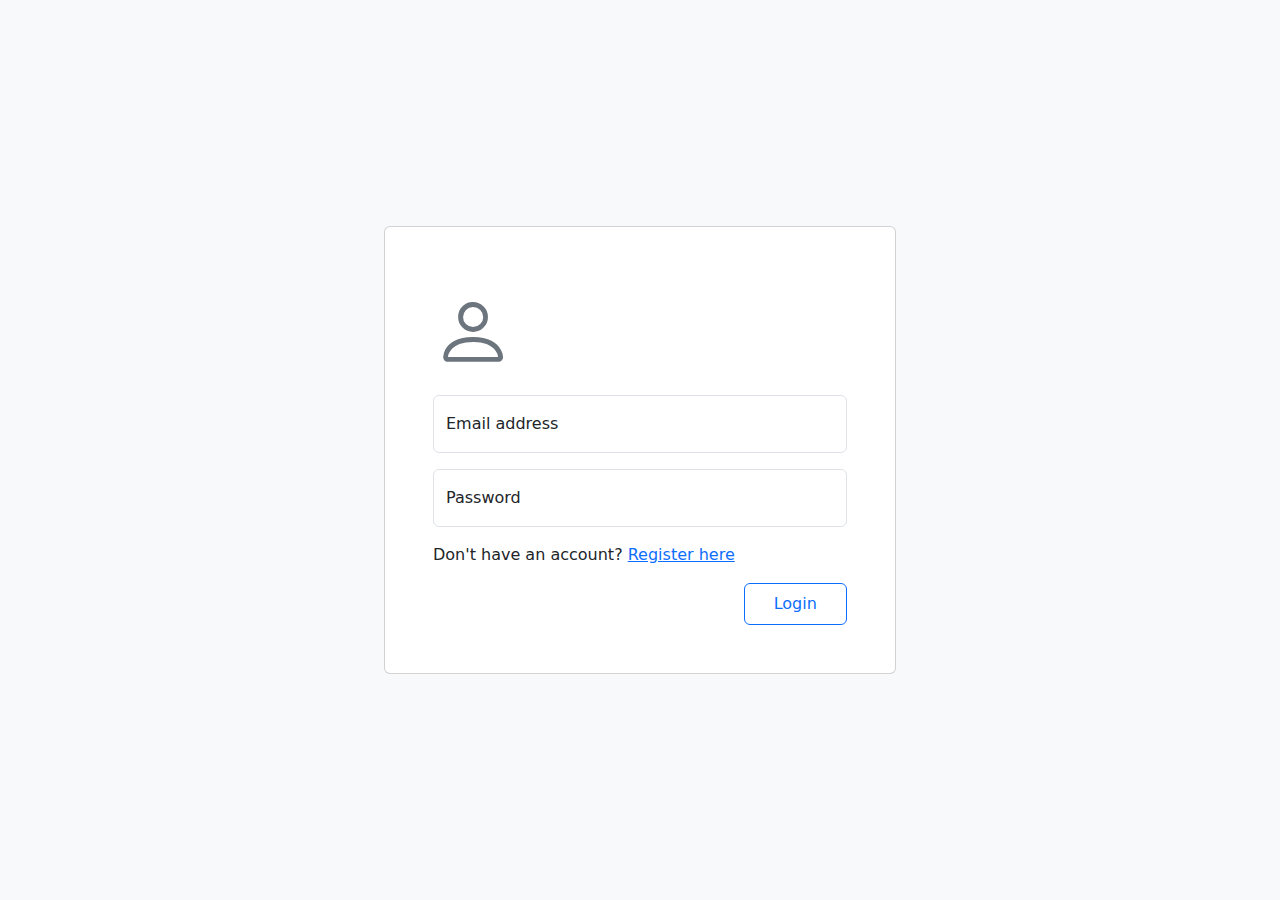
<file: index.html>
<!DOCTYPE html>
<html lang="en">
  <head>
    <!-- Character encoding for the document -->
    <meta charset="utf-8" />
    <!-- Viewport settings to ensure proper scaling on mobile devices -->
    <meta
      name="viewport"
      content="width=device-width, initial-scale=1"
    />
    <!-- Title of the document -->
    <title>Login</title>
    <!-- Bootstrap CSS for styling -->
    <link
      href="https://cdn.jsdelivr.net/npm/bootstrap@5.3.3/dist/css/bootstrap.min.css"
      rel="stylesheet"
      integrity="sha384-QWTKZyjpPEjISv5WaRU9OFeRpok6YctnYmDr5pNlyT2bRjXh0JMhjY6hW+ALEwIH"
      crossorigin="anonymous"
    />
    <!-- Bootstrap Icons for icons used in the document -->
    <link
      rel="stylesheet"
      href="https://cdn.jsdelivr.net/npm/bootstrap-icons@1.11.3/font/bootstrap-icons.min.css"
    />
    <!-- Custom stylesheet for additional styling -->
    <link
      href="css/styles.css"
      rel="stylesheet"
    />
  </head>
  <body class="d-flex align-items-center py-4 bg-body-tertiary">
    <main class="w-100 m-auto d-flex justify-content-center">
      <!-- Card element to contain the login form -->
      <div
        class="card"
        style="width: 40%; padding: 2rem"
      >
        <div class="card-body">
          <!-- Login form -->
          <form
            id="loginForm"
            class="needs-validation"
            novalidate
          >
            <!-- User icon at the top of the form -->
            <i class="bi bi-person login-icon"></i>
            <!-- Email input field with floating label -->
            <div class="form-floating mb-3">
              <input
                type="email"
                class="form-control"
                id="email"
                placeholder="name@example.com"
                required
              />
              <label for="email">Email address</label>
              <div class="invalid-feedback">
                Please enter a valid email address.
              </div>
            </div>
            <!-- Password input field with floating label -->
            <div class="form-floating mb-3">
              <input
                type="password"
                class="form-control"
                id="password"
                placeholder="Password"
                required
              />
              <label for="password">Password</label>
              <div class="invalid-feedback">Please enter your password.</div>
            </div>
            <!-- Element to display login error messages -->
            <div id="loginError"></div>
            <!-- Link to the registration page -->
            <p class="my-3">
              Don't have an account?
              <a href="./html/register.html">Register here</a>
            </p>
            <!-- Submit button for the form -->
            <div class="d-grid gap-2 d-md-flex justify-content-md-end">
              <button
                class="btn btn-outline-primary w-25 py-2"
                type="submit"
              >
                Login
              </button>
            </div>
          </form>
        </div>
      </div>
    </main>
    <!-- Bootstrap Bundle JS for Bootstrap components functionality -->
    <script
      src="https://cdn.jsdelivr.net/npm/bootstrap@5.3.3/dist/js/bootstrap.bundle.min.js"
      integrity="sha384-YvpcrYf0tY3lHB60NNkmXc5s9fDVZLESaAA55NDzOxhy9GkcIdslK1eN7N6jIeHz"
      crossorigin="anonymous"
    ></script>
    <!-- Custom JavaScript for form handling -->
    <script src="js/login.js"></script>
  </body>
</html>
</file>
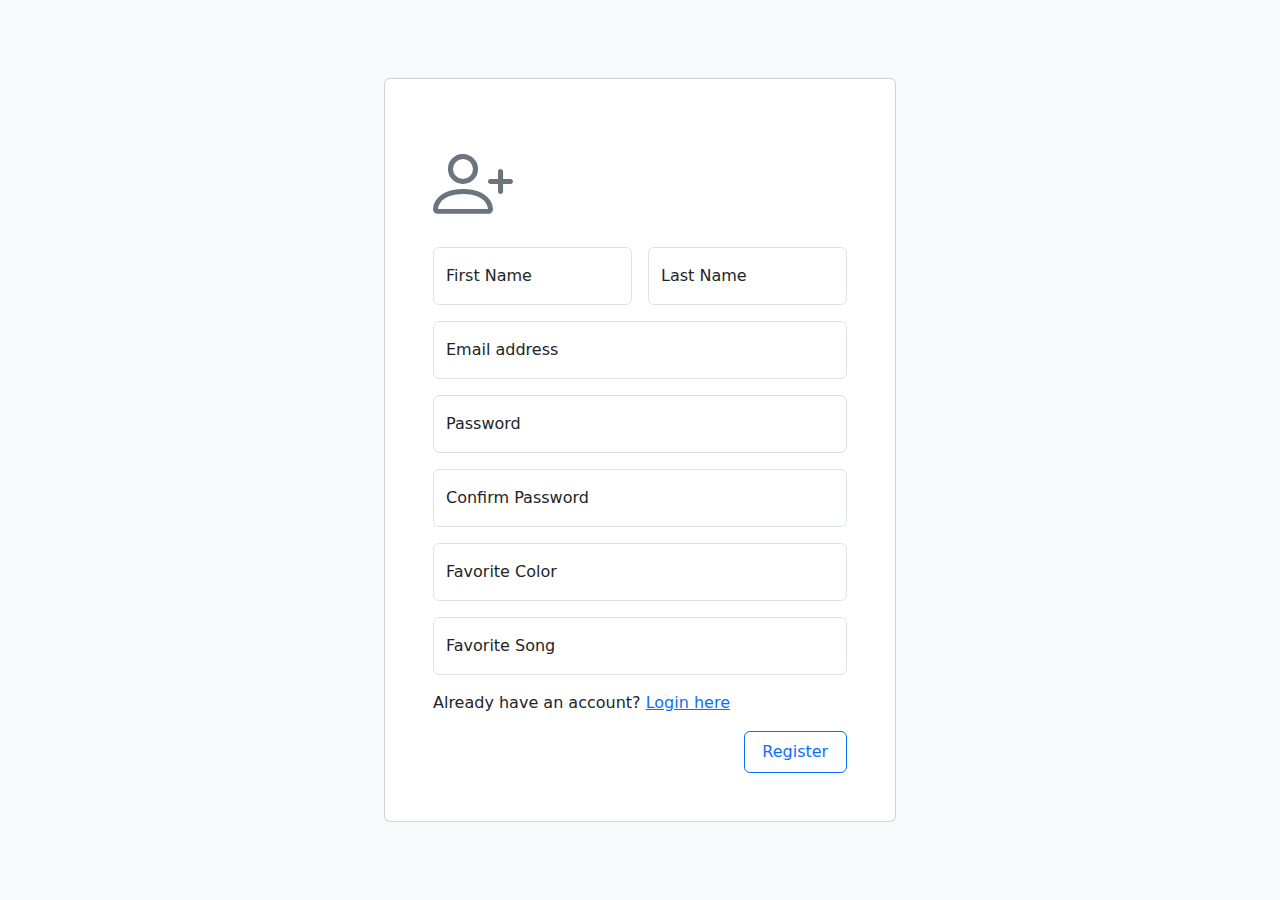
<file: html/register.html>
<!DOCTYPE html>
<html lang="en">
  <head>
    <!-- Character encoding for the document -->
    <meta charset="utf-8" />
    <!-- Viewport settings to ensure proper scaling on mobile devices -->
    <meta
      name="viewport"
      content="width=device-width, initial-scale=1"
    />
    <!-- Title of the document -->
    <title>Register</title>
    <!-- Bootstrap CSS for styling -->
    <link
      href="https://cdn.jsdelivr.net/npm/bootstrap@5.3.3/dist/css/bootstrap.min.css"
      rel="stylesheet"
      integrity="sha384-QWTKZyjpPEjISv5WaRU9OFeRpok6YctnYmDr5pNlyT2bRjXh0JMhjY6hW+ALEwIH"
      crossorigin="anonymous"
    />
    <!-- Bootstrap Icons for icons used in the document -->
    <link
      rel="stylesheet"
      href="https://cdn.jsdelivr.net/npm/bootstrap-icons@1.11.3/font/bootstrap-icons.min.css"
    />
    <!-- Custom stylesheet for additional styling -->
    <link
      href="../css/styles.css"
      rel="stylesheet"
    />
  </head>
  <body class="d-flex align-items-center py-4 bg-body-tertiary">
    <main class="w-100 m-auto d-flex justify-content-center">
      <!-- Card element to contain the registration form -->
      <div
        class="card"
        style="width: 40%; padding: 2rem"
      >
        <div class="card-body">
          <!-- Registration form -->
          <form
            id="registerForm"
            class="needs-validation"
            novalidate
          >
            <!-- User icon at the top of the form -->
            <i class="bi bi-person-plus register-icon"></i>
            <!-- Row for first and last name input fields -->
            <div class="row g-3">
              <!-- First name input field with floating label -->
              <div class="col-md-6">
                <div class="form-floating mb-3">
                  <input
                    type="text"
                    class="form-control"
                    id="firstName"
                    placeholder="First Name"
                    required
                    maxlength="50"
                  />
                  <label for="firstName">First Name</label>
                  <div class="invalid-feedback">
                    Please enter your first name (max 50 characters).
                  </div>
                </div>
              </div>
              <!-- Last name input field with floating label -->
              <div class="col-md-6">
                <div class="form-floating mb-3">
                  <input
                    type="text"
                    class="form-control"
                    id="lastName"
                    placeholder="Last Name"
                    required
                    maxlength="50"
                  />
                  <label for="lastName">Last Name</label>
                  <div class="invalid-feedback">
                    Please enter your last name (max 50 characters).
                  </div>
                </div>
              </div>
            </div>
            <!-- Email input field with floating label -->
            <div class="form-floating mb-3">
              <input
                type="email"
                class="form-control"
                id="email"
                placeholder="name@example.com"
                required
              />
              <label for="email">Email address</label>
              <div class="invalid-feedback">
                Please enter a valid email address.
              </div>
            </div>
            <!-- Password input field with floating label -->
            <div class="form-floating mb-3">
              <input
                type="password"
                class="form-control"
                id="password"
                placeholder="Password"
                required
              />
              <label for="password">Password</label>
              <div class="invalid-feedback">
                Password must be at least 8 characters long, contain at least
                one uppercase letter, one lowercase letter, and one number.
              </div>
            </div>
            <!-- Confirm password input field with floating label -->
            <div class="form-floating mb-3">
              <input
                type="password"
                class="form-control"
                id="confirmPassword"
                placeholder="Confirm Password"
                required
              />
              <label for="confirmPassword">Confirm Password</label>
              <div class="invalid-feedback">Passwords do not match.</div>
            </div>
            <!-- Favorite color input field with floating label -->
            <div class="form-floating mb-3">
              <input
                type="text"
                class="form-control"
                id="favoriteColor"
                placeholder="Favorite Color"
                required
                maxlength="100"
              />
              <label for="favoriteColor">Favorite Color</label>
              <div class="invalid-feedback">
                Please enter your favorite color (max 100 characters).
              </div>
            </div>
            <!-- Favorite song input field with floating label -->
            <div class="form-floating mb-3">
              <input
                type="text"
                class="form-control"
                id="favoriteSong"
                placeholder="Favorite Song"
                required
                maxlength="100"
              />
              <label for="favoriteSong">Favorite Song</label>
              <div class="invalid-feedback">
                Please enter your favorite song (max 100 characters).
              </div>
            </div>
            <!-- Element to display registration error messages -->
            <div id="registerError"></div>
            <!-- Link to the login page -->
            <p class="my-3">
              Already have an account?
              <a href="../index.html">Login here</a>
            </p>
            <!-- Submit button for the form -->
            <div class="d-grid gap-2 d-md-flex justify-content-md-end">
              <button
                class="btn btn-outline-primary w-25 py-2"
                type="submit"
              >
                Register
              </button>
            </div>
          </form>
        </div>
      </div>
    </main>
    <!-- Bootstrap Bundle JS for Bootstrap components functionality -->
    <script
      src="https://cdn.jsdelivr.net/npm/bootstrap@5.3.3/dist/js/bootstrap.bundle.min.js"
      integrity="sha384-YvpcrYf0tY3lHB60NNkmXc5s9fDVZLESaAA55NDzOxhy9GkcIdslK1eN7N6jIeHz"
      crossorigin="anonymous"
    ></script>
    <!-- Custom JavaScript for form handling -->
    <script src="../js/register.js"></script>
  </body>
</html>
</file>
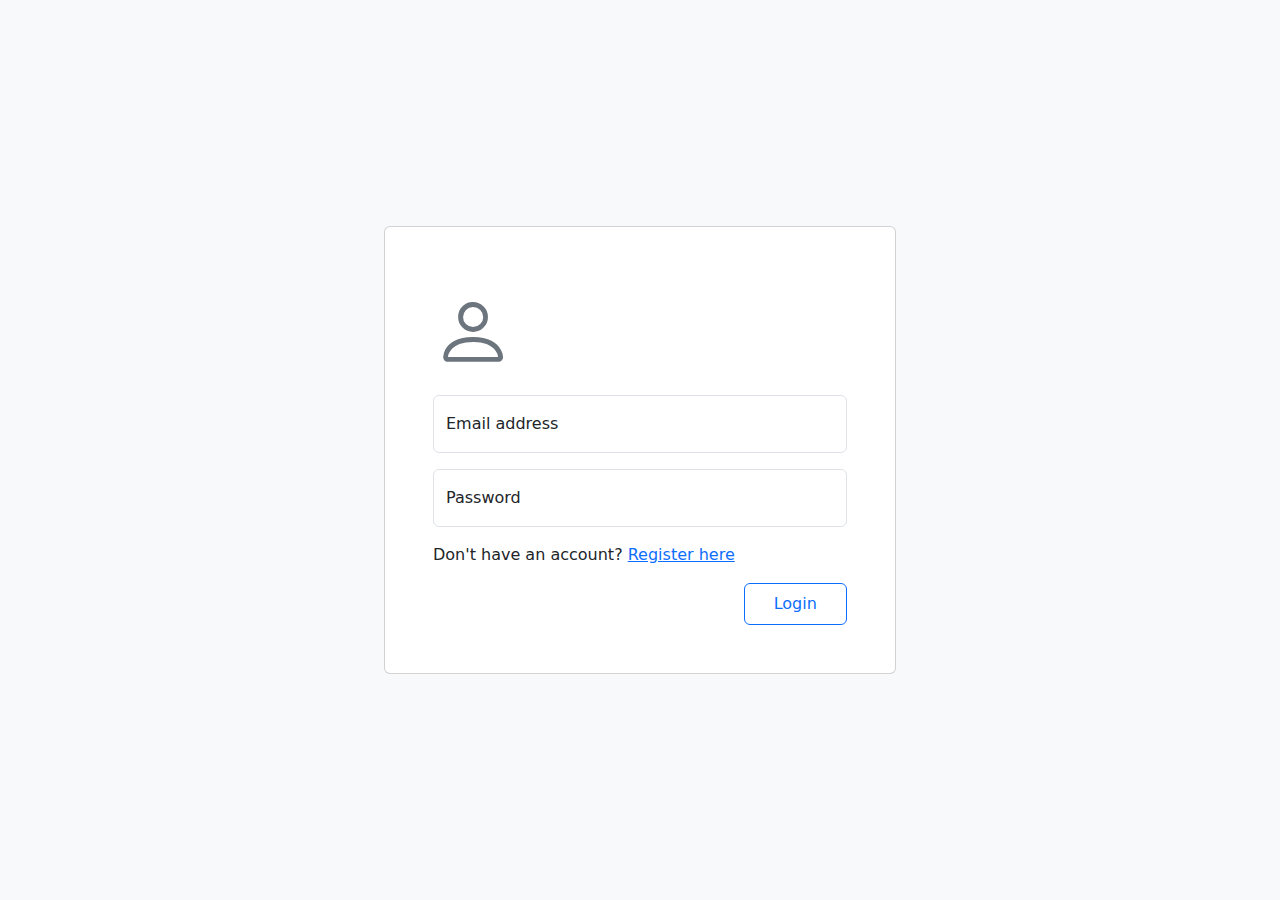
<file: html/user.html>
<!DOCTYPE html>
<html lang="en">
  <head>
    <!-- Character encoding for the document -->
    <meta charset="utf-8" />
    <!-- Viewport settings to ensure proper scaling on mobile devices -->
    <meta
      name="viewport"
      content="width=device-width, initial-scale=1"
    />
    <!-- Title of the document -->
    <title>User Profile</title>
    <!-- Bootstrap CSS for styling -->
    <link
      href="https://cdn.jsdelivr.net/npm/bootstrap@5.3.3/dist/css/bootstrap.min.css"
      rel="stylesheet"
      integrity="sha384-QWTKZyjpPEjISv5WaRU9OFeRpok6YctnYmDr5pNlyT2bRjXh0JMhjY6hW+ALEwIH"
      crossorigin="anonymous"
    />
    <!-- Bootstrap Icons for icons used in the document -->
    <link
      rel="stylesheet"
      href="https://cdn.jsdelivr.net/npm/bootstrap-icons@1.11.3/font/bootstrap-icons.min.css"
    />
    <!-- Custom stylesheet for additional styling -->
    <link
      href="../css/styles.css"
      rel="stylesheet"
    />
  </head>
  <body class="user-body">
    <!-- Navbar for user profile page -->
    <nav class="navbar navbar-expand-lg navbar-dark">
      <div class="container-fluid">
        <!-- Display user email as the brand name -->
        <a
          class="navbar-brand"
          id="userEmail"
        ></a>
        <!-- Logout button -->
        <div class="d-flex">
          <button
            class="btn btn-outline-light"
            id="logoutBtn"
          >
            Logout
          </button>
        </div>
      </div>
    </nav>
    <!-- Container for user profile content -->
    <div class="container text-center user-content">
      <!-- Display user name with hover effect -->
      <h1
        class="hover-effect"
        id="userName"
      ></h1>
      <!-- Display user details with hover effect -->
      <h6
        class="hover-effect"
        id="userDetails"
      ></h6>
    </div>
    <!-- Bootstrap Bundle JS for Bootstrap components functionality -->
    <script
      src="https://cdn.jsdelivr.net/npm/bootstrap@5.3.3/dist/js/bootstrap.bundle.min.js"
      integrity="sha384-YvpcrYf0tY3lHB60NNkmXc5s9fDVZLESaAA55NDzOxhy9GkcIdslK1eN7N6jIeHz"
      crossorigin="anonymous"
    ></script>
    <!-- Custom JavaScript for user profile handling -->
    <script src="../js/user.js"></script>
  </body>
</html>
</file>
<file: css/styles.css>
/**
 * Stylesheet for User Interface
 * 
 * References:
 * - CSS Height Property: https://developer.mozilla.org/en-US/docs/Web/CSS/height
 * - CSS Font-size Property: https://developer.mozilla.org/en-US/docs/Web/CSS/font-size
 * - CSS Color Property: https://developer.mozilla.org/en-US/docs/Web/CSS/color
 * - CSS Background-color Property: https://developer.mozilla.org/en-US/docs/Web/CSS/background-color
 * - CSS Flexbox: https://developer.mozilla.org/en-US/docs/Web/CSS/CSS_Flexible_Box_Layout/Basic_Concepts_of_Flexbox
 * - CSS Transition Property: https://developer.mozilla.org/en-US/docs/Web/CSS/transition
 * - CSS Transform Property: https://developer.mozilla.org/en-US/docs/Web/CSS/transform
 */

/* Ensure html and body elements take full height */
html,
body {
  height: 100%;
}

/* Styling for login icon */
.login-icon {
  font-size: 5rem; /* Set font size to 5rem */
  color: #6c757d; /* Set color to a shade of gray */
}

/* Styling for register icon */
.register-icon {
  font-size: 5rem; /* Set font size to 5rem */
  color: #6c757d; /* Set color to a shade of gray */
}

/* Styling for the user body */
.user-body {
  background-color: #2c2c2c; /* Set background color to dark gray */
  color: #fff; /* Set text color to white */
}

/* Styling for the navbar */
.navbar {
  background-color: #1c1c1c; /* Set background color to a darker shade of gray */
}

/* Styling for navbar links and brand */
.navbar a,
.navbar .navbar-brand {
  color: #fff; /* Set text color to white */
}

/* Styling for the user content area */
.user-content {
  height: 90vh; /* Set height to 90% of the viewport height */
  width: 100vw; /* Set width to 100% of the viewport width */
  display: flex; /* Use flexbox layout */
  flex-direction: column; /* Arrange children in a column */
  justify-content: center; /* Center children vertically */
  align-items: center; /* Center children horizontally */
}

/* Add cursor pointer to userName and userDetails for hover effect */
#userName,
#userDetails {
  cursor: pointer; /* Change cursor to pointer on hover */
}

/* Define transition effects for hover-effect class */
.hover-effect {
  transition: transform 0.3s ease, font-size 0.3s ease; /* Smooth transition for transform and font-size */
}

/* Scale up the element on hover */
.hover-effect:hover {
  transform: scale(1.2); /* Scale the element to 1.2 times its original size */
}

/* Styling for h1 elements within user-content */
.user-content h1 {
  font-size: 600%; /* Set font size to 600% */
  transition: transform 0.3s ease, font-size 0.3s ease; /* Smooth transition for transform and font-size */
}
</file>
